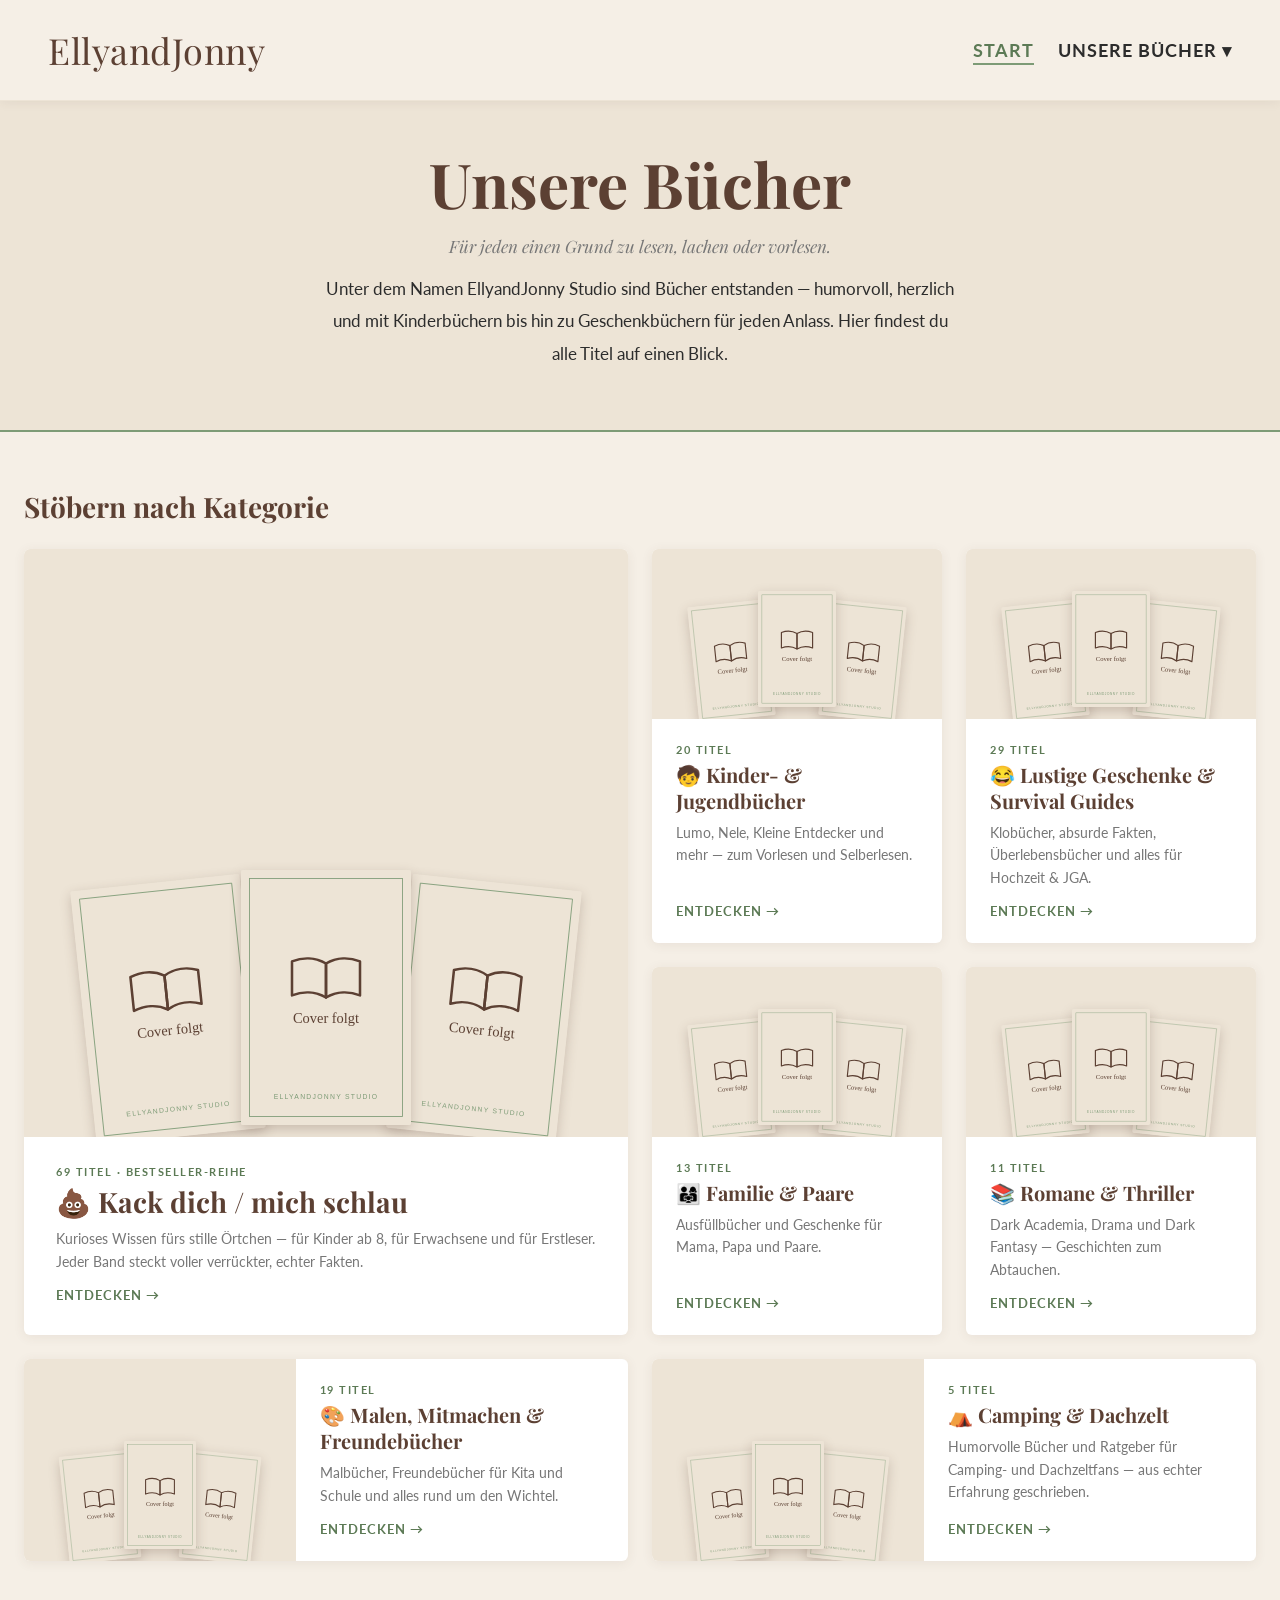
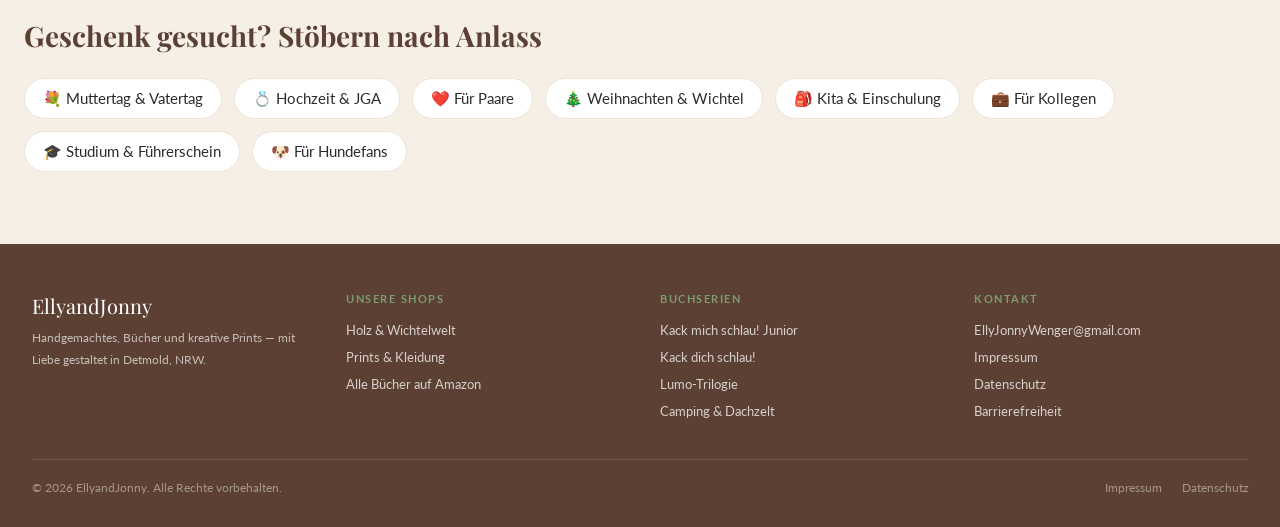
<file: index.html>
<!DOCTYPE html>
<html lang="de">
<head>
<!-- Character encoding and mobile scaling, so umlauts and phone layouts display correctly -->
<meta charset="UTF-8">
<meta name="viewport" content="width=device-width, initial-scale=1.0">
<title>EllyandJonnyStudio</title>
<!-- Small logo shown in the browser tab -->
<link rel="icon" href="/bilder/LOGO.png">
<!-- Fonts from Google -->
<link href="https://fonts.googleapis.com/css2?family=Playfair+Display:ital,wght@0,600;1,400&family=Lato:wght@300;400;700&display=swap" rel="stylesheet">

<!-- Stylesheets: base.css must come first, because it defines the color
     variables that all other files use -->
<link rel="stylesheet" href="css/base.css">
<link rel="stylesheet" href="css/navigation.css">
<link rel="stylesheet" href="css/hero.css">
<link rel="stylesheet" href="css/category-tiles.css">
<link rel="stylesheet" href="css/chips.css">
<link rel="stylesheet" href="css/footer.css">
</head>
<body>

<!-- TOP BAR: fixed bar at the top with the logo and the main menu
     (copy of it in kategorie.html, remember to change both when editing!) -->
<nav class="topbar">
  <a class="topbar-logo" href="https://www.ellyandjonny.de">EllyandJonny</a>
  <!-- MOBILE: hamburger menu button (☰); hidden on desktop -->
  <button class="menu-button" type="button" aria-label="Menü öffnen" aria-expanded="false">☰</button>
  <ul class="topbar-nav">
    <li><a href="index.html" class="active">Start</a></li>
    <!-- "Unsere Bücher" menu item; the dropdown below opens on mouse hover -->
    <li class="nav-item">
        <a href="index.html#kategorien">Unsere Bücher ▾</a>
        <!-- Dropdown: WIP: one link per book category that may be changed or updated in the future -->
        <div class="dropdown">
          <a href="kategorie.html?kategorie=kack-dich-mich-schlau">💩 Kack dich / mich schlau</a>
          <a href="kategorie.html?kategorie=kinderbuecher">🧒 Kinder- &amp; Jugendbücher</a>
          <a href="kategorie.html?kategorie=malen-mitmachen">🎨 Malen, Mitmachen &amp; Freundebücher</a>
          <a href="kategorie.html?kategorie=geschenke">😂 Lustige Geschenke &amp; Survival Guides</a>
          <a href="kategorie.html?kategorie=familie-paare">👨‍👩‍👧 Familie &amp; Paare</a>
          <a href="kategorie.html?kategorie=romane">📚 Romane &amp; Thriller</a>
          <a href="kategorie.html?kategorie=camping">⛺ Camping &amp; Dachzelt</a>
        </div>
      </li>
  </ul>
</nav>

<!-- HERO: introduction area with headline, slogan and short description -->
<div class="hero">
  <h1>Unsere B&uuml;cher</h1>
  <div class="hero-tagline">F&uuml;r jeden einen Grund zu lesen, lachen oder vorlesen.</div>
  <div class="hero-desc">
    Unter dem Namen EllyandJonny Studio sind B&uuml;cher entstanden &mdash; humorvoll, herzlich und mit Kinderb&uuml;chern bis hin zu Geschenkb&uuml;chern f&uuml;r jeden Anlass. Hier findest du alle Titel auf einen Blick.
  </div>
</div>

<main class="page-content">

  <!-- CATEGORIES:cgrid with one tile per category. WIP: biggest grid will be the most sold content in the future-->
  <section class="content-section" id="kategorien">
    <h2 class="section-heading">Stöbern nach Kategorie</h2>

    <div class="category-tiles">

      <!-- Tile: Kack dich / mich schlau (featured) -->
      <a class="category-tile category-tile--featured" href="kategorie.html?kategorie=kack-dich-mich-schlau">
        <div class="category-tile-covers">
          <img src="bilder/platzhalter-cover.svg" alt="">
          <img src="bilder/platzhalter-cover.svg" alt="">
          <img src="bilder/platzhalter-cover.svg" alt="">
        </div>
        <div class="category-tile-text">
          <span class="category-tile-count">69 Titel · Bestseller-Reihe</span>
          <h3 class="category-tile-title">💩 Kack dich / mich schlau</h3>
          <p class="category-tile-description">Kurioses Wissen f&uuml;rs stille &Ouml;rtchen &mdash; f&uuml;r Kinder ab 8, f&uuml;r Erwachsene und f&uuml;r Erstleser. Jeder Band steckt voller verr&uuml;ckter, echter Fakten.</p>
          <span class="category-tile-link">Entdecken &rarr;</span>
        </div>
      </a>

      <!-- Tile: Kinder- & Jugendbücher -->
      <a class="category-tile" href="kategorie.html?kategorie=kinderbuecher">
        <div class="category-tile-covers">
          <img src="bilder/platzhalter-cover.svg" alt="">
          <img src="bilder/platzhalter-cover.svg" alt="">
          <img src="bilder/platzhalter-cover.svg" alt="">
        </div>
        <div class="category-tile-text">
          <span class="category-tile-count">20 Titel</span>
          <h3 class="category-tile-title">🧒 Kinder- &amp; Jugendb&uuml;cher</h3>
          <p class="category-tile-description">Lumo, Nele, Kleine Entdecker und mehr &mdash; zum Vorlesen und Selberlesen.</p>
          <span class="category-tile-link">Entdecken &rarr;</span>
        </div>
      </a>

      <!-- Tile: Lustige Geschenke & Survival Guides -->
      <a class="category-tile" href="kategorie.html?kategorie=geschenke">
        <div class="category-tile-covers">
          <img src="bilder/platzhalter-cover.svg" alt="">
          <img src="bilder/platzhalter-cover.svg" alt="">
          <img src="bilder/platzhalter-cover.svg" alt="">
        </div>
        <div class="category-tile-text">
          <span class="category-tile-count">29 Titel</span>
          <h3 class="category-tile-title">😂 Lustige Geschenke &amp; Survival Guides</h3>
          <p class="category-tile-description">Klob&uuml;cher, absurde Fakten, &Uuml;berlebensb&uuml;cher und alles f&uuml;r Hochzeit &amp; JGA.</p>
          <span class="category-tile-link">Entdecken &rarr;</span>
        </div>
      </a>

      <!-- Tile: Familie & Paare -->
      <a class="category-tile" href="kategorie.html?kategorie=familie-paare">
        <div class="category-tile-covers">
          <img src="bilder/platzhalter-cover.svg" alt="">
          <img src="bilder/platzhalter-cover.svg" alt="">
          <img src="bilder/platzhalter-cover.svg" alt="">
        </div>
        <div class="category-tile-text">
          <span class="category-tile-count">13 Titel</span>
          <h3 class="category-tile-title">👨‍👩‍👧 Familie &amp; Paare</h3>
          <p class="category-tile-description">Ausf&uuml;llb&uuml;cher und Geschenke f&uuml;r Mama, Papa und Paare.</p>
          <span class="category-tile-link">Entdecken &rarr;</span>
        </div>
      </a>

      <!-- Tile: Romane & Thriller -->
      <a class="category-tile" href="kategorie.html?kategorie=romane">
        <div class="category-tile-covers">
          <img src="bilder/platzhalter-cover.svg" alt="">
          <img src="bilder/platzhalter-cover.svg" alt="">
          <img src="bilder/platzhalter-cover.svg" alt="">
        </div>
        <div class="category-tile-text">
          <span class="category-tile-count">11 Titel</span>
          <h3 class="category-tile-title">📚 Romane &amp; Thriller</h3>
          <p class="category-tile-description">Dark Academia, Drama und Dark Fantasy &mdash; Geschichten zum Abtauchen.</p>
          <span class="category-tile-link">Entdecken &rarr;</span>
        </div>
      </a>

      <!-- Tile: Malen, Mitmachen & Freundebücher (wide) -->
      <a class="category-tile category-tile--wide" href="kategorie.html?kategorie=malen-mitmachen">
        <div class="category-tile-covers">
          <img src="bilder/platzhalter-cover.svg" alt="">
          <img src="bilder/platzhalter-cover.svg" alt="">
          <img src="bilder/platzhalter-cover.svg" alt="">
        </div>
        <div class="category-tile-text">
          <span class="category-tile-count">19 Titel</span>
          <h3 class="category-tile-title">🎨 Malen, Mitmachen &amp; Freundeb&uuml;cher</h3>
          <p class="category-tile-description">Malb&uuml;cher, Freundeb&uuml;cher f&uuml;r Kita und Schule und alles rund um den Wichtel.</p>
          <span class="category-tile-link">Entdecken &rarr;</span>
        </div>
      </a>

      <!-- Tile: Camping & Dachzelt (wide) -->
      <a class="category-tile category-tile--wide" href="kategorie.html?kategorie=camping">
        <div class="category-tile-covers">
          <img src="bilder/platzhalter-cover.svg" alt="">
          <img src="bilder/platzhalter-cover.svg" alt="">
          <img src="bilder/platzhalter-cover.svg" alt="">
        </div>
        <div class="category-tile-text">
          <span class="category-tile-count">5 Titel</span>
          <h3 class="category-tile-title">⛺ Camping &amp; Dachzelt</h3>
          <p class="category-tile-description">Humorvolle B&uuml;cher und Ratgeber f&uuml;r Camping- und Dachzeltfans &mdash; aus echter Erfahrung geschrieben.</p>
          <span class="category-tile-link">Entdecken &rarr;</span>
        </div>
      </a>

    </div>
  </section>

  <!-- OCCASIONS: quick links for gift seekers -->
  <section class="content-section">
    <h2 class="section-heading">Geschenk gesucht? Stöbern nach Anlass</h2>

    <ul class="chip-list">
      <li><a class="chip" href="kategorie.html?kategorie=familie-paare#mama-papa">💐 Muttertag &amp; Vatertag</a></li>
      <li><a class="chip" href="kategorie.html?kategorie=geschenke#hochzeit-jga">💍 Hochzeit &amp; JGA</a></li>
      <li><a class="chip" href="kategorie.html?kategorie=familie-paare#fuer-paare">❤️ Für Paare</a></li>
      <li><a class="chip" href="kategorie.html?kategorie=malen-mitmachen#wichtelbuecher">🎄 Weihnachten &amp; Wichtel</a></li>
      <li><a class="chip" href="kategorie.html?kategorie=malen-mitmachen#freundebuecher">🎒 Kita &amp; Einschulung</a></li>
      <li><a class="chip" href="kategorie.html?kategorie=geschenke#absurde-fakten">💼 Für Kollegen</a></li>
      <li><a class="chip" href="kategorie.html?kategorie=geschenke#ueberlebensbuch">🎓 Studium &amp; Führerschein</a></li>
      <li><a class="chip" href="kategorie.html?kategorie=geschenke#hunde">🐶 Für Hundefans</a></li>
    </ul>
  </section>

</main>

<!-- FOOTER: brand info, link columns and copyright at the bottom of the page
     (same block in kategorie.html – change both when editing) -->
<footer class="footer">
  <div class="footer-inner">
    <div>
      <div class="footer-brand-name">EllyandJonny</div>
      <p class="footer-brand-desc">Handgemachtes, Bücher und kreative Prints &mdash; mit Liebe gestaltet in Detmold, NRW.</p>
    </div>
    <div>
      <div class="footer-col-title">Unsere Shops</div>
      <ul class="footer-links">
        <li><a href="https://ellyandjonny.etsy.com" target="_blank">Holz &amp; Wichtelwelt</a></li>
        <li><a href="https://ellyandjonnyprints.etsy.com" target="_blank">Prints &amp; Kleidung</a></li>
        <li><a href="https://www.amazon.de/s?i=stripbooks&rh=p_27%3AEllyandJonny%2BStudio&s=relevancerank&text=EllyandJonny+Studio&ref=dp_byline_sr_book_1" target="_blank">Alle Bücher auf Amazon</a></li>
      </ul>
    </div>
    <div>
      <div class="footer-col-title">Buchserien</div>
      <ul class="footer-links">
        <li><a href="kategorie.html?kategorie=kack-dich-mich-schlau#kack-mich-schlau-junior">Kack mich schlau! Junior</a></li>
        <li><a href="kategorie.html?kategorie=kack-dich-mich-schlau#kack-dich-schlau">Kack dich schlau!</a></li>
        <li><a href="kategorie.html?kategorie=kinderbuecher#lumo-trilogie">Lumo-Trilogie</a></li>
        <li><a href="kategorie.html?kategorie=camping">Camping &amp; Dachzelt</a></li>
      </ul>
    </div>
    <!-- contact email and legal pages -->
    <div>
      <div class="footer-col-title">Kontakt</div>
      <ul class="footer-links">
        <li><a href="mailto:EllyJonnyWenger@gmail.com">EllyJonnyWenger@gmail.com</a></li>
        <li><a href="https://www.ellyandjonny.de/impressum">Impressum</a></li>
        <li><a href="https://www.ellyandjonny.de/blank">Datenschutz</a></li>
        <li><a href="https://www.ellyandjonny.de/blank-1">Barrierefreiheit</a></li>
      </ul>
    </div>
  </div>
  <!-- copyright on the left, legal links on the right -->
  <div class="footer-bottom">
    <span class="footer-bottom-copy">&copy; 2026 EllyandJonny. Alle Rechte vorbehalten.</span>
    <div class="footer-bottom-legal">
      <a href="https://www.ellyandjonny.de/impressum">Impressum</a>
      <a href="https://www.ellyandjonny.de/blank">Datenschutz</a>
    </div>
  </div>
</footer>

<!-- SCRIPT: top bar behaviour and hamburger menu (shared with kategorie.html) -->
<script src="js/navigation.js"></script>
</body>
</html>
</file>
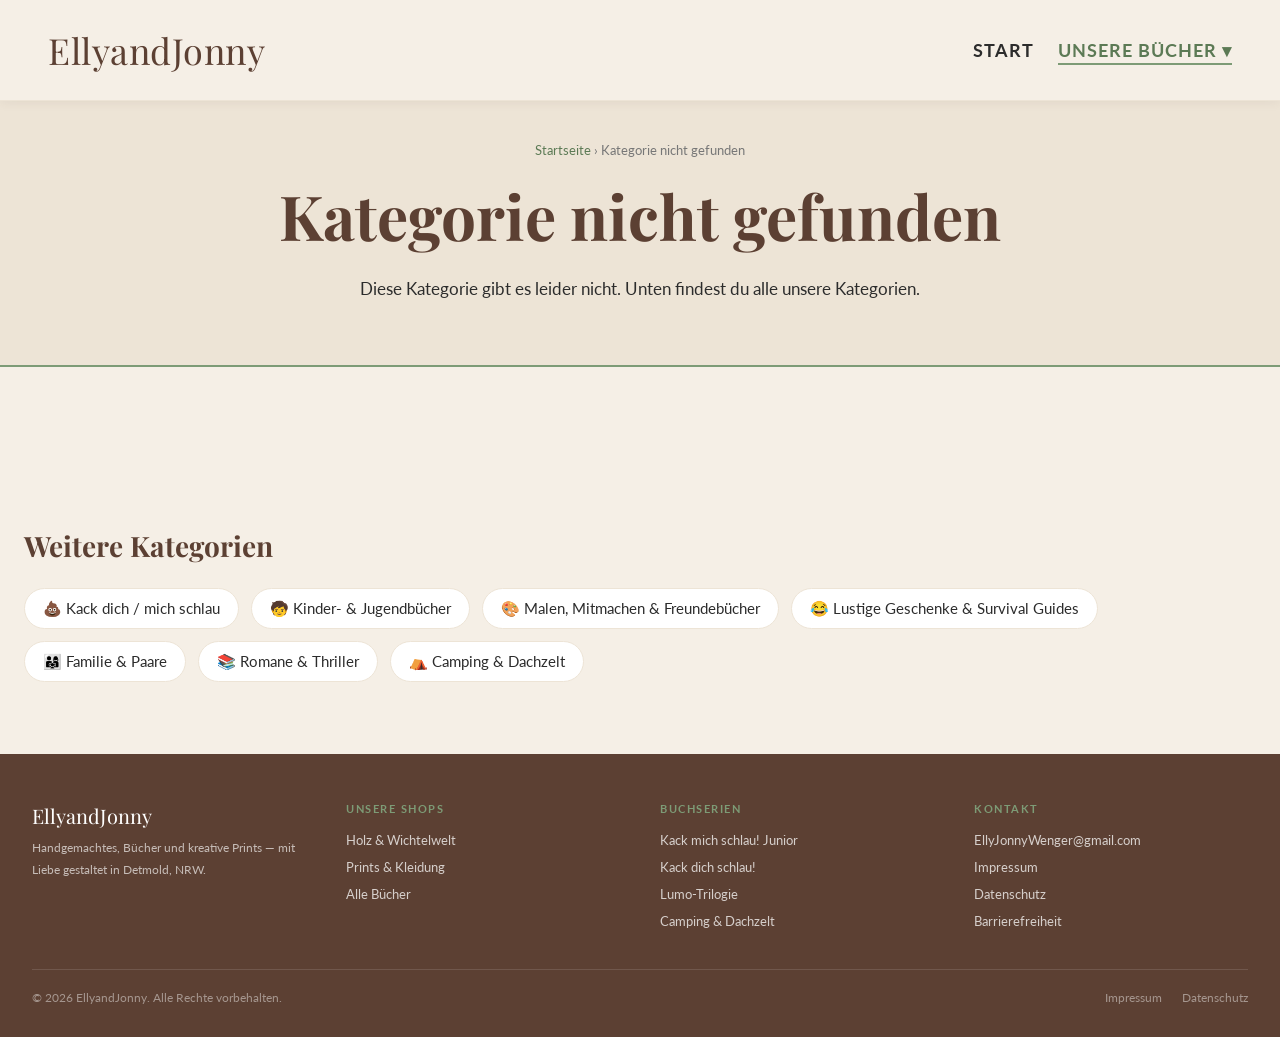
<file: kategorie.html>
<!DOCTYPE html>
<html lang="de">
<head>
<meta charset="UTF-8">
<meta name="viewport" content="width=device-width, initial-scale=1.0">
<!-- Replaced by the category name through js/category-page.js -->
<title>Kategorie – EllyandJonnyStudio</title>
<!-- Small logo shown in the browser tab -->
<link rel="icon" href="/bilder/LOGO.png">
<!-- Fonts from Google -->
<link href="https://fonts.googleapis.com/css2?family=Playfair+Display:ital,wght@0,600;1,400&family=Lato:wght@300;400;700&display=swap" rel="stylesheet">

<!-- Stylesheets: base.css must come first, because it defines the color
     variables that all other files use -->
<link rel="stylesheet" href="css/base.css">
<link rel="stylesheet" href="css/navigation.css">
<link rel="stylesheet" href="css/hero.css">
<link rel="stylesheet" href="css/chips.css">
<link rel="stylesheet" href="css/shelves.css">
<link rel="stylesheet" href="css/footer.css">
</head>
<body>

<!--
  CATEGORY PAGE TEMPLATE
  One page for all categories. Which category is shown depends on the
  address, e.g. kategorie.html?kategorie=kinderbuecher. The empty elements
  below are filled in by js/category-page.js with the data from js/books.js.
-->

<!-- TOP BAR: fixed bar at the top with the logo and the main menu
     (copy of it in index.html, remember to change both when editing!) -->
<nav class="topbar">
  <a class="topbar-logo" href="https://www.ellyandjonny.de">EllyandJonny</a>
  <!-- MOBILE: hamburger menu button (☰); hidden on desktop -->
  <button class="menu-button" type="button" aria-label="Menü öffnen" aria-expanded="false">☰</button>
  <ul class="topbar-nav">
    <li><a href="index.html">Start</a></li>
    <!-- "Unsere Bücher" menu item; the dropdown below opens on mouse hover -->
    <li class="nav-item">
        <a href="index.html#kategorien" class="active">Unsere Bücher ▾</a>
        <!-- Dropdown: WIP: one link per book category that may be changed or updated in the future -->
        <div class="dropdown">
          <a href="kategorie.html?kategorie=kack-dich-mich-schlau">💩 Kack dich / mich schlau</a>
          <a href="kategorie.html?kategorie=kinderbuecher">🧒 Kinder- &amp; Jugendbücher</a>
          <a href="kategorie.html?kategorie=malen-mitmachen">🎨 Malen, Mitmachen &amp; Freundebücher</a>
          <a href="kategorie.html?kategorie=geschenke">😂 Lustige Geschenke &amp; Survival Guides</a>
          <a href="kategorie.html?kategorie=familie-paare">👨‍👩‍👧 Familie &amp; Paare</a>
          <a href="kategorie.html?kategorie=romane">📚 Romane &amp; Thriller</a>
          <a href="kategorie.html?kategorie=camping">⛺ Camping &amp; Dachzelt</a>
        </div>
      </li>
  </ul>
</nav>

<!-- HERO: breadcrumb, category name, number of titles and description -->
<div class="hero">
  <nav class="breadcrumb">
    <a href="index.html">Startseite</a> › <span id="breadcrumb-current"></span>
  </nav>
  <h1 id="category-title"></h1>
  <div class="hero-tagline" id="category-summary"></div>
  <div class="hero-desc" id="category-description"></div>
</div>

<main class="page-content">

  <!-- SHELVES: jump links to each series, then one shelf per series -->
  <section class="content-section">
    <ul class="chip-list" id="series-jump-links"></ul>
    <div id="shelves"></div>
  </section>

  <!-- OTHER CATEGORIES: links to the remaining categories -->
  <section class="content-section">
    <h2 class="section-heading">Weitere Kategorien</h2>
    <ul class="chip-list" id="other-categories"></ul>
  </section>

</main>

<!-- FOOTER: brand info, link columns and copyright at the bottom of the page
     (same block in index.html – change both when editing) -->
<footer class="footer">
  <div class="footer-inner">
    <div>
      <div class="footer-brand-name">EllyandJonny</div>
      <p class="footer-brand-desc">Handgemachtes, Bücher und kreative Prints &mdash; mit Liebe gestaltet in Detmold, NRW.</p>
    </div>
    <div>
      <div class="footer-col-title">Unsere Shops</div>
      <ul class="footer-links">
        <li><a href="https://ellyandjonny.etsy.com" target="_blank">Holz &amp; Wichtelwelt</a></li>
        <li><a href="https://ellyandjonnyprints.etsy.com" target="_blank">Prints &amp; Kleidung</a></li>
        <li><a href="index.html#kategorien">Alle Bücher</a></li>
      </ul>
    </div>
    <div>
      <div class="footer-col-title">Buchserien</div>
      <ul class="footer-links">
        <li><a href="kategorie.html?kategorie=kack-dich-mich-schlau#kack-mich-schlau-junior">Kack mich schlau! Junior</a></li>
        <li><a href="kategorie.html?kategorie=kack-dich-mich-schlau#kack-dich-schlau">Kack dich schlau!</a></li>
        <li><a href="kategorie.html?kategorie=kinderbuecher#lumo-trilogie">Lumo-Trilogie</a></li>
        <li><a href="kategorie.html?kategorie=camping">Camping &amp; Dachzelt</a></li>
      </ul>
    </div>
    <!-- contact email and legal pages -->
    <div>
      <div class="footer-col-title">Kontakt</div>
      <ul class="footer-links">
        <li><a href="mailto:EllyJonnyWenger@gmail.com">EllyJonnyWenger@gmail.com</a></li>
        <li><a href="https://www.ellyandjonny.de/impressum">Impressum</a></li>
        <li><a href="https://www.ellyandjonny.de/blank">Datenschutz</a></li>
        <li><a href="https://www.ellyandjonny.de/blank-1">Barrierefreiheit</a></li>
      </ul>
    </div>
  </div>
  <!-- copyright on the left, legal links on the right -->
  <div class="footer-bottom">
    <span class="footer-bottom-copy">&copy; 2026 EllyandJonny. Alle Rechte vorbehalten.</span>
    <div class="footer-bottom-legal">
      <a href="https://www.ellyandjonny.de/impressum">Impressum</a>
      <a href="https://www.ellyandjonny.de/blank">Datenschutz</a>
    </div>
  </div>
</footer>

<!-- TEMPLATES: blueprints for one shelf and one book card. They are not
     shown directly, but copied and filled by js/category-page.js. -->
<template id="shelf-template">
  <section class="shelf">
    <div class="shelf-header">
      <div>
        <h2 class="shelf-title"></h2>
        <p class="shelf-subtitle"></p>
      </div>
      <button class="shelf-toggle" type="button">Alle anzeigen</button>
    </div>
    <div class="shelf-row-wrapper">
      <button class="shelf-arrow shelf-arrow--previous" type="button" aria-label="Zurück blättern">‹</button>
      <ul class="shelf-row"></ul>
      <button class="shelf-arrow shelf-arrow--next" type="button" aria-label="Weiter blättern">›</button>
    </div>
  </section>
</template>

<template id="book-card-template">
  <li class="book-card">
    <img class="book-card-cover" src="" alt="" loading="lazy">
    <h3 class="book-card-title"></h3>
    <p class="book-card-detail"></p>
  </li>
</template>

<!-- SCRIPTS: book data first, then the page builder, then the shared navigation -->
<script src="js/books.js"></script>
<script src="js/category-page.js"></script>
<script src="js/navigation.js"></script>
</body>
</html>
</file>
<file: css/base.css>
/* ==========================================================================
   BASE STYLES
   Shared foundation for every page: the color palette and global resets.
   This file must be loaded first, because all other CSS files use the
   color variables defined here.
   ========================================================================== */

/* --------------------------------------------------------------------------
   Color palette
   Defined once as CSS variables, so a color can be changed in one place and
   updates everywhere it is used via var(--name).
   -------------------------------------------------------------------------- */
:root {
  --beige:      #F5EFE6;  /* main page background */
  --beige-dark: #EDE4D6;  /* slightly darker beige for the hero and borders */
  --sage:       #7D9B76;  /* green accent: buttons, underlines, highlights */
  --sage-dark:  #5C7A55;  /* darker green for hover states */
  --brown:      #5C4033;  /* headings, logo and footer background */
  --text:       #2C2C2C;  /* default text color (soft black) */
  --muted:      #777;     /* grey for secondary text like descriptions */
}

/* --------------------------------------------------------------------------
   Global reset
   Browsers add their own default margins and paddings to many elements.
   Removing them gives us a clean, predictable starting point.
   "border-box" makes width/height include padding and border, so elements
   do not grow larger than the size we give them.
   -------------------------------------------------------------------------- */
* {
  box-sizing: border-box;
  margin: 0;
  padding: 0;
}

/* --------------------------------------------------------------------------
   Page body
   Sets the background color, the default font (Lato, loaded from Google
   Fonts in the HTML head) and the default text color for the whole page.
   -------------------------------------------------------------------------- */
body {
  background: var(--beige);
  font-family: 'Lato', sans-serif;
  color: var(--text);
}

/* --------------------------------------------------------------------------
   Page sections
   Shared building blocks for the content between hero and footer.
   -------------------------------------------------------------------------- */

/* Wraps all content sections; the bottom padding keeps space above the footer */
.page-content {
  padding-bottom: 72px;
}

/* One content block with limited width, centered on large screens */
.content-section {
  max-width: 1400px;
  margin: 0 auto;
  padding: 56px 24px 0;
}

/* Heading above a content block, e.g. "Stöbern nach Kategorie" */
.section-heading {
  font-family: 'Playfair Display', serif;
  font-size: 28px;
  color: var(--brown);
  margin-bottom: 24px;
}


/* ##########################################################################
   MOBILE LAYOUT (phones and small tablets, up to 768px wide)
   ########################################################################## */
@media (max-width: 768px) {

  /* Less space around sections and a smaller heading on narrow screens */
  .content-section {
    padding: 40px 16px 0;
  }

  .section-heading {
    font-size: 22px;
    margin-bottom: 16px;
  }

  .page-content {
    padding-bottom: 48px;
  }
}
</file>
<file: css/navigation.css>
/* ==========================================================================
   NAVIGATION
   The top bar with the logo and menu links, including the dropdown menu
   that lists all book categories under "Unsere Bücher".
   ========================================================================== */

/* --------------------------------------------------------------------------
   Top bar
   Fixed to the top of the window, so it stays visible while scrolling.
   Logo on the left, menu on the right (flexbox with space-between).
   The slide animation is used by the script at the end of index.html,
   which hides the bar once the hero section has scrolled out of view.
   -------------------------------------------------------------------------- */
.topbar {
  background: var(--beige);
  border-bottom: 1px solid var(--beige-dark);
  padding: 26px 48px;

  /* Place logo and menu side by side; wrap onto two lines on narrow screens */
  display: flex;
  align-items: center;
  justify-content: space-between;
  flex-wrap: wrap;
  gap: 12px;

  /* Stick to the top edge across the full width, above all other content */
  position: fixed;
  top: 0;
  left: 0;
  right: 0;
  z-index: 200;

  box-shadow: 0 2px 10px rgba(92, 64, 51, 0.07);

  /* Start in the visible position and animate any position change smoothly */
  transform: translateY(0);
  transition: transform 0.35s ease;
}

/* Added by JavaScript: moves the bar up and out of the window */
.topbar.hidden {
  transform: translateY(-110%);
}

/* The "EllyandJonny" logo text on the left */
.topbar-logo {
  font-family: 'Playfair Display', serif;
  font-size: 36px;
  color: var(--brown);
  text-decoration: none;
  letter-spacing: 0.5px;
}

/* --------------------------------------------------------------------------
   Menu links
   The list of links on the right side of the top bar.
   -------------------------------------------------------------------------- */
.topbar-nav {
  display: flex;
  gap: 24px;
  list-style: none;  /* removes the bullet points of the <ul> */
  flex-wrap: wrap;
}

.topbar-nav a {
  font-size: 18px;
  font-weight: 700;
  letter-spacing: 1px;
  text-transform: uppercase;
  color: var(--text);
  text-decoration: none;
  transition: color 0.15s;
}

/* Turn a link green while the mouse is over it */
.topbar-nav a:hover {
  color: var(--sage-dark);
}

/* Marks the link of the page the visitor is currently on (green underline) */
.topbar-nav a.active {
  color: var(--sage-dark);
  border-bottom: 2px solid var(--sage);
  padding-bottom: 2px;
}

/* --------------------------------------------------------------------------
   Dropdown menu
   A white box below "Unsere Bücher" that fades in on mouse hover.
   It is always present in the page but invisible until hovered, so it can
   be animated (display: none cannot be animated).
   -------------------------------------------------------------------------- */

/* The menu item that holds the dropdown; the dropdown is positioned relative to it */
.nav-item {
  position: relative;
}

.dropdown {
  /* Hidden by default: invisible, transparent and shifted slightly upwards */
  display: block;
  visibility: hidden;
  opacity: 0;
  transform: translateX(-50%) translateY(-6px);

  /* Fade out first, then switch visibility off after 0.2s (when hiding) */
  transition: opacity 0.2s ease, transform 0.2s ease, visibility 0s linear 0.2s;

  /* Placed 10px below the menu item and centered under it */
  position: absolute;
  top: calc(100% + 10px);
  left: 50%;

  background: white;
  border: 1px solid var(--beige-dark);
  border-top: 2px solid var(--sage);
  border-radius: 0 0 4px 4px;
  box-shadow: 0 8px 24px rgba(92, 64, 51, 0.12);
  min-width: 230px;
  z-index: 100;
  padding: 8px 0;
}

/* Show the dropdown while the mouse is over the menu item */
.nav-item:hover .dropdown {
  visibility: visible;
  opacity: 1;
  transform: translateX(-50%) translateY(0);
  /* Switch visibility on immediately when showing */
  transition: opacity 0.2s ease, transform 0.2s ease, visibility 0s linear 0s;
}

/* Invisible 10px bridge above the dropdown, filling the gap to the menu item.
   Without it, the dropdown would close while moving the mouse down to it. */
.dropdown::before {
  content: '';
  position: absolute;
  top: -10px;
  left: 0;
  right: 0;
  height: 10px;
}

/* One category link inside the dropdown */
.dropdown a {
  display: block;  /* makes the whole row clickable, not just the text */
  padding: 13px 26px;
  font-size: 16px;
  font-weight: 400;
  letter-spacing: 0.5px;
  text-transform: none;  /* undoes the uppercase from .topbar-nav a */
  color: var(--text);
  text-decoration: none;
  transition: background 0.12s, color 0.12s;
  white-space: nowrap;  /* keeps each category name on a single line */
}

/* Highlight the hovered row with a beige background and green text */
.dropdown a:hover {
  background: var(--beige);
  color: var(--sage-dark);
}


/* ##########################################################################
   MOBILE LAYOUT (phones and small tablets, up to 768px wide)
   Everything below this line is only for the phone version of the page.
   On larger screens these rules are ignored, so the desktop stays unchanged.
   ########################################################################## */

/* --------------------------------------------------------------------------
   Hamburger menu button (☰)
   The button exists in the HTML on every screen size, but is hidden on
   desktop. It only becomes visible inside the mobile media query below.
   -------------------------------------------------------------------------- */
.menu-button {
  display: none;
}

@media (max-width: 768px) {

  /* Top bar: no longer fixed to the window, it scrolls away with the page.
     This avoids the bar covering the hero and saves screen space on phones. */
  .topbar {
    position: static;
    padding: 16px;
  }

  /* The hide-on-scroll animation is not needed when the bar is not fixed */
  .topbar.hidden {
    transform: none;
  }

  /* Smaller logo so logo and menu button fit into one row */
  .topbar-logo {
    font-size: 26px;
  }

  /* Show the ☰ button; 44x44px is the recommended minimum size for touch */
  .menu-button {
    display: block;
    width: 44px;
    height: 44px;
    font-size: 28px;
    line-height: 1;
    background: none;
    border: none;
    color: var(--brown);
    cursor: pointer;
  }

  /* Menu list: hidden until the ☰ button is tapped.
     "width: 100%" makes it wrap into its own row below logo and button. */
  .topbar-nav {
    display: none;
    width: 100%;
    flex-direction: column;
    gap: 0;
    border-top: 1px solid var(--beige-dark);
  }

  /* IMPORTANT: the class "menu-open" is added by the JavaScript in
     index.html when the ☰ button is tapped, and shows the menu */
  .topbar.menu-open .topbar-nav {
    display: flex;
  }

  /* Menu links as full-width rows that are easy to tap */
  .topbar-nav a {
    display: block;
    font-size: 16px;
    padding: 12px 0;
  }

  /* No underline for the active link inside the opened menu */
  .topbar-nav a.active {
    border-bottom: none;
  }

  /* Dropdown: on phones there is no hover, so the categories are shown as
     a simple indented list inside the opened menu instead of a floating box.
     The ":hover" selector is also reset, because tapping can trigger it. */
  .dropdown,
  .nav-item:hover .dropdown {
    position: static;
    visibility: visible;
    opacity: 1;
    transform: none;
    transition: none;
    background: none;
    border: none;
    box-shadow: none;
    min-width: 0;
    padding: 0 0 8px 16px;
  }

  /* The invisible hover bridge of the desktop dropdown is not needed */
  .dropdown::before {
    display: none;
  }

  /* Category links: allow line breaks for long names on narrow screens */
  .dropdown a {
    padding: 10px 0;
    font-size: 15px;
    white-space: normal;
  }
}
</file>
<file: css/hero.css>
/* ==========================================================================
   HERO
   The large introduction area at the top of the page with the headline
   "Unsere Bücher", a short tagline and a description text.
   ========================================================================== */

.hero {
  background: var(--beige-dark);
  text-align: center;
  padding: 72px 24px 60px;
  border-bottom: 2px solid var(--sage);

  /* Pushes the hero down so it is not hidden behind the fixed top bar */
  margin-top: 70px;
}

/* Breadcrumb above the headline on category pages: "Startseite › Kategorie" */
.breadcrumb {
  font-size: 13px;
  color: var(--muted);
  margin-bottom: 16px;
}

.breadcrumb a {
  color: var(--sage-dark);
  text-decoration: none;
}

.breadcrumb a:hover {
  text-decoration: underline;
}

/* Main headline; clamp() scales the font size with the window width,
   but never smaller than 38px or larger than 62px */
.hero h1 {
  font-family: 'Playfair Display', serif;
  font-size: clamp(38px, 6vw, 62px);
  color: var(--brown);
  margin-bottom: 10px;
}

/* Short italic slogan below the headline */
.hero-tagline {
  font-family: 'Playfair Display', serif;
  font-style: italic;
  font-size: 17px;
  color: var(--muted);
  margin-bottom: 16px;
}

/* Description paragraph; limited width keeps lines short and easy to read */
.hero-desc {
  font-size: 17px;
  color: var(--text);
  max-width: 640px;
  margin: 0 auto;  /* centers the text block horizontally */
  line-height: 1.9;
}


/* ##########################################################################
   MOBILE LAYOUT (phones and small tablets, up to 768px wide)
   Only for the phone version; the desktop is not affected.
   ########################################################################## */
@media (max-width: 768px) {

  /* IMPORTANT: on phones the top bar is no longer fixed (see
     navigation.css), so the space reserved for it is removed here.
     Side spacing is reduced so the text gets more room. */
  .hero {
    margin-top: 0;
    padding: 48px 16px 40px;
  }

  /* Slightly smaller text for narrow screens */
  .hero-tagline,
  .hero-desc {
    font-size: 16px;
  }

  .hero-desc {
    line-height: 1.7;
  }
}
</file>
<file: css/category-tiles.css>
/* ==========================================================================
   CATEGORY TILES (homepage)
   Bento grid with one tile per category. Tiles have different sizes:
   - featured: the biggest series, 2 columns wide and 2 rows high
   - wide:     2 columns wide, image and text side by side
   - normal:   1 column
   Each tile shows a small fan of covers above its text.
   ========================================================================== */

.category-tiles {
  display: grid;
  grid-template-columns: repeat(4, 1fr);
  gap: 24px;
}


/* --------------------------------------------------------------------------
   Tile
   The whole tile is one link, so it is clickable everywhere.
   -------------------------------------------------------------------------- */
.category-tile {
  display: flex;
  flex-direction: column;
  background: white;
  border-radius: 6px;
  overflow: hidden;
  box-shadow: 0 2px 12px rgba(92, 64, 51, 0.08);
  color: var(--text);
  text-decoration: none;
  transition: transform 0.2s, box-shadow 0.2s;
}

/* Lift the tile slightly on mouse hover */
.category-tile:hover {
  transform: translateY(-4px);
  box-shadow: 0 8px 24px rgba(92, 64, 51, 0.14);
}

.category-tile--featured {
  grid-column: span 2;
  grid-row: span 2;
}

/* Wide tiles place the covers on the left and the text on the right */
.category-tile--wide {
  grid-column: span 2;
  flex-direction: row;
}


/* --------------------------------------------------------------------------
   Cover fan
   Three covers next to each other: the outer ones slightly tilted, the
   middle one raised. Covers are cut off at the bottom edge on purpose.
   -------------------------------------------------------------------------- */
.category-tile-covers {
  display: flex;
  justify-content: center;
  align-items: flex-end;
  height: 170px;
  padding: 24px 16px 0;
  background: var(--beige-dark);
  overflow: hidden;
}

.category-tile--featured .category-tile-covers {
  flex: 1;
  height: auto;
  min-height: 300px;
}

.category-tile--wide .category-tile-covers {
  width: 45%;
  height: auto;
  min-height: 200px;
}

.category-tile-covers img {
  display: block;
  width: 30%;
  max-width: 100px;
  aspect-ratio: 2 / 3;
  margin: 0 -6px;  /* lets neighbouring covers overlap a little */
  border-radius: 2px;
  box-shadow: 0 4px 12px rgba(92, 64, 51, 0.25);
}

.category-tile--featured .category-tile-covers img {
  max-width: 170px;
}

.category-tile-covers img:nth-child(1) {
  transform: rotate(-6deg);
}

.category-tile-covers img:nth-child(2) {
  position: relative;
  z-index: 1;  /* middle cover lies on top of the other two */
  transform: translateY(-12px);
}

.category-tile-covers img:nth-child(3) {
  transform: rotate(6deg);
}


/* --------------------------------------------------------------------------
   Tile text
   -------------------------------------------------------------------------- */

/* "flex: 1" fills the remaining height, so the "Entdecken" link sits at the bottom */
.category-tile-text {
  display: flex;
  flex-direction: column;
  flex: 1;
  padding: 24px;
}

.category-tile--featured .category-tile-text {
  flex: none;
  padding: 28px 32px 32px;
}

.category-tile--wide .category-tile-text {
  justify-content: center;
}

/* Small green line above the title, e.g. "69 Titel" */
.category-tile-count {
  font-size: 11px;
  font-weight: 700;
  letter-spacing: 1.5px;
  text-transform: uppercase;
  color: var(--sage-dark);
  margin-bottom: 6px;
}

.category-tile-title {
  font-family: 'Playfair Display', serif;
  font-size: 20px;
  line-height: 1.3;
  color: var(--brown);
  margin-bottom: 8px;
}

.category-tile--featured .category-tile-title {
  font-size: 28px;
}

.category-tile-description {
  flex: 1;
  font-size: 14px;
  line-height: 1.6;
  color: var(--muted);
  margin-bottom: 14px;
}

.category-tile-link {
  font-size: 13px;
  font-weight: 700;
  letter-spacing: 1px;
  text-transform: uppercase;
  color: var(--sage-dark);
}

.category-tile:hover .category-tile-link {
  text-decoration: underline;
}


/* ##########################################################################
   RESPONSIVE LAYOUT (tablets and phones)
   On desktop (wider than 1024px) the grid keeps its four columns.
   ########################################################################## */

/* Tablets (up to 1024px): two columns; the featured tile becomes one full-width row */
@media (max-width: 1024px) {
  .category-tiles {
    grid-template-columns: repeat(2, 1fr);
  }

  .category-tile--featured {
    grid-row: auto;
  }

  .category-tile--featured .category-tile-covers {
    min-height: 240px;
  }
}

/* MOBILE (up to 600px): one column; wide tiles stack image and text again */
@media (max-width: 600px) {
  .category-tiles {
    grid-template-columns: 1fr;
    gap: 20px;
  }

  .category-tile--featured,
  .category-tile--wide {
    grid-column: auto;
  }

  .category-tile--wide {
    flex-direction: column;
  }

  .category-tile--wide .category-tile-covers {
    width: auto;
    height: 170px;
    min-height: 0;
  }

  .category-tile--featured .category-tile-covers {
    min-height: 220px;
  }

  .category-tile--featured .category-tile-covers img {
    max-width: 120px;
  }

  .category-tile--featured .category-tile-title {
    font-size: 24px;
  }

  .category-tile--featured .category-tile-text {
    padding: 24px;
  }
}
</file>
<file: css/chips.css>
/* ==========================================================================
   CHIPS
   Small rounded link buttons in a row. Used for the occasions on the
   homepage ("Muttertag", "Hochzeit", ...), the series jump links and the
   "Weitere Kategorien" links on the category pages.
   ========================================================================== */

.chip-list {
  display: flex;
  flex-wrap: wrap;
  gap: 12px;
  list-style: none;
}

.chip {
  display: inline-block;
  padding: 10px 18px;
  background: white;
  border: 1px solid var(--beige-dark);
  border-radius: 999px;  /* fully rounded ends */
  font-size: 15px;
  color: var(--text);
  text-decoration: none;
  transition: border-color 0.15s, color 0.15s;
}

.chip:hover {
  border-color: var(--sage);
  color: var(--sage-dark);
}


/* ##########################################################################
   MOBILE LAYOUT (phones and small tablets, up to 768px wide)
   Chips stay in one row that can be swiped sideways, instead of wrapping
   into many lines. The negative margin lets the row reach the screen edges.
   ########################################################################## */
@media (max-width: 768px) {
  .chip-list {
    flex-wrap: nowrap;
    overflow-x: auto;
    margin: 0 -16px;
    padding: 0 16px 8px;
  }

  .chip {
    white-space: nowrap;
    font-size: 14px;
  }
}
</file>
<file: css/footer.css>
/* ==========================================================================
   FOOTER
   Brown area at the bottom of the page with the brand text, link columns
   (shops, book series, contact) and a bottom row with copyright and
   legal links.
   ========================================================================== */

.footer {
  background: var(--brown);
  color: rgba(255, 255, 255, 0.85);  /* white at 85% so it is not too harsh */
  padding: 48px 32px 32px;
}

/* --------------------------------------------------------------------------
   Upper part: columns
   "auto-fit" with "minmax(200px, 1fr)" creates as many columns as fit into
   the width (each at least 200px). On small screens the columns
   automatically drop below each other.
   -------------------------------------------------------------------------- */
.footer-inner {
  max-width: 1400px;
  margin: 0 auto;
  display: grid;
  grid-template-columns: repeat(auto-fit, minmax(200px, 1fr));
  gap: 40px;
  margin-bottom: 40px;
}

/* "EllyandJonny" name in the first column */
.footer-brand-name {
  font-family: 'Playfair Display', serif;
  font-size: 20px;
  color: white;
  margin-bottom: 8px;
}

/* Short description below the brand name */
.footer-brand-desc {
  font-size: 12px;
  line-height: 1.8;
  color: rgba(255, 255, 255, 0.65);
}

/* Small green heading of each column ("Unsere Shops", "Kontakt", ...) */
.footer-col-title {
  font-size: 11px;
  font-weight: 700;
  letter-spacing: 1.5px;
  text-transform: uppercase;
  color: var(--sage);
  margin-bottom: 14px;
}

/* Link list of a column, stacked vertically without bullet points */
.footer-links {
  list-style: none;
  display: flex;
  flex-direction: column;
  gap: 8px;
}

.footer-links a {
  font-size: 13px;
  color: rgba(255, 255, 255, 0.75);
  text-decoration: none;
  transition: color 0.15s;
}

/* Links become fully white on hover */
.footer-links a:hover {
  color: white;
}

/* --------------------------------------------------------------------------
   Bottom row
   Thin separator line, copyright on the left and legal links on the right.
   -------------------------------------------------------------------------- */
.footer-bottom {
  max-width: 1400px;
  margin: 0 auto;
  border-top: 1px solid rgba(255, 255, 255, 0.12);
  padding-top: 20px;
  display: flex;
  justify-content: space-between;
  align-items: center;
  flex-wrap: wrap;
  gap: 12px;
}

/* "© 2026 EllyandJonny ..." text */
.footer-bottom-copy {
  font-size: 12px;
  color: rgba(255, 255, 255, 0.45);
}

/* Impressum / Datenschutz links */
.footer-bottom-legal {
  display: flex;
  gap: 20px;
}

.footer-bottom-legal a {
  font-size: 12px;
  color: rgba(255, 255, 255, 0.45);
  text-decoration: none;
  transition: color 0.15s;
}

.footer-bottom-legal a:hover {
  color: rgba(255, 255, 255, 0.8);
}


/* ##########################################################################
   MOBILE LAYOUT (phones and small tablets, up to 768px wide)
   The footer columns already drop below each other on their own
   (see "auto-fit" above); here only the spacing is reduced.
   ########################################################################## */
@media (max-width: 768px) {

  /* Less padding around the footer on narrow screens */
  .footer {
    padding: 40px 16px 24px;
  }

  /* Smaller gaps between the stacked columns */
  .footer-inner {
    gap: 28px;
    margin-bottom: 28px;
  }

  /* Copyright and legal links stacked above each other */
  .footer-bottom {
    flex-direction: column;
    align-items: flex-start;
  }
}
</file>
<file: css/shelves.css>
/* ==========================================================================
   SHELVES (category pages)
   One shelf per book series: a heading and a row of covers that can be
   scrolled sideways. "Alle anzeigen" turns the row into a full grid.
   The shelves are created by js/category-page.js.
   ========================================================================== */

/* Space between the series jump links and the first shelf */
#series-jump-links {
  margin-bottom: 48px;
}

.shelf {
  margin-bottom: 56px;
  scroll-margin-top: 24px;  /* small gap above a shelf when jumping to it via "#series-id" */
}


/* --------------------------------------------------------------------------
   Shelf header: title on the left, "Alle anzeigen" button on the right
   -------------------------------------------------------------------------- */
.shelf-header {
  display: flex;
  justify-content: space-between;
  align-items: flex-end;
  gap: 16px;
  padding-bottom: 10px;
  margin-bottom: 18px;
  border-bottom: 1px solid var(--beige-dark);
}

.shelf-title {
  font-family: 'Playfair Display', serif;
  font-size: 24px;
  color: var(--brown);
}

.shelf-subtitle {
  font-size: 14px;
  color: var(--muted);
  margin-top: 2px;
}

.shelf-toggle {
  flex-shrink: 0;
  padding: 8px 14px;
  background: none;
  border: 1px solid var(--sage);
  border-radius: 2px;
  font-family: inherit;
  font-size: 12px;
  font-weight: 700;
  letter-spacing: 1px;
  text-transform: uppercase;
  color: var(--sage-dark);
  cursor: pointer;
  transition: background 0.15s, color 0.15s;
}

.shelf-toggle:hover {
  background: var(--sage);
  color: white;
}


/* --------------------------------------------------------------------------
   Book row
   A horizontal list that scrolls sideways; "scroll-snap" makes it stop
   neatly at the start of a book instead of somewhere in between.
   -------------------------------------------------------------------------- */
.shelf-row-wrapper {
  position: relative;  /* reference point for the arrow buttons */
}

.shelf-row {
  display: flex;
  gap: 20px;
  list-style: none;
  overflow-x: auto;
  scroll-snap-type: x mandatory;
  padding: 4px 4px 16px;
  scrollbar-width: thin;
}

/* Expanded: all books wrap onto several lines instead of scrolling */
.shelf--expanded .shelf-row {
  flex-wrap: wrap;
  overflow-x: visible;
}


/* --------------------------------------------------------------------------
   Book card
   -------------------------------------------------------------------------- */
.book-card {
  flex: 0 0 160px;  /* fixed width, does not grow or shrink */
  scroll-snap-align: start;
}

.book-card-cover {
  display: block;
  width: 100%;
  aspect-ratio: 2 / 3;
  object-fit: cover;
  border-radius: 2px;
  background: var(--beige-dark);  /* visible while the image is loading */
  box-shadow: 0 3px 10px rgba(92, 64, 51, 0.15);
}

.book-card-title {
  font-size: 14px;
  font-weight: 700;
  line-height: 1.4;
  margin-top: 10px;
}

.book-card-detail {
  font-size: 12px;
  color: var(--muted);
  margin-top: 2px;
}


/* --------------------------------------------------------------------------
   Arrow buttons (desktop only)
   Round buttons on the left and right edge of the row, for mouse users
   who cannot swipe.
   -------------------------------------------------------------------------- */
.shelf-arrow {
  position: absolute;
  top: 40%;
  transform: translateY(-50%);
  z-index: 1;
  width: 40px;
  height: 40px;
  border: 1px solid var(--beige-dark);
  border-radius: 50%;
  background: white;
  box-shadow: 0 2px 8px rgba(92, 64, 51, 0.15);
  font-size: 24px;
  line-height: 1;
  color: var(--brown);
  cursor: pointer;
}

.shelf-arrow:hover {
  color: var(--sage-dark);
}

.shelf-arrow--previous {
  left: -14px;
}

.shelf-arrow--next {
  right: -14px;
}

/* No arrows and no toggle when the row is expanded or all books already fit
   ("shelf--fits" is set by js/category-page.js) */
.shelf--expanded .shelf-arrow,
.shelf--fits .shelf-arrow,
.shelf--fits .shelf-toggle {
  display: none;
}

/* Touch screens can swipe, so the arrows are not needed there */
@media (hover: none) {
  .shelf-arrow {
    display: none;
  }
}


/* ##########################################################################
   MOBILE LAYOUT (phones and small tablets, up to 768px wide)
   ########################################################################## */
@media (max-width: 768px) {

  #series-jump-links {
    margin-bottom: 32px;
  }

  .shelf {
    margin-bottom: 40px;
  }

  /* Title and button stacked, so long series names have enough room */
  .shelf-header {
    flex-direction: column;
    align-items: flex-start;
    gap: 10px;
  }

  .shelf-title {
    font-size: 20px;
  }

  .shelf-arrow {
    display: none;
  }

  /* Slightly smaller covers, so more than two fit next to each other */
  .shelf-row {
    gap: 14px;
  }

  .book-card {
    flex-basis: 130px;
  }
}
</file>
